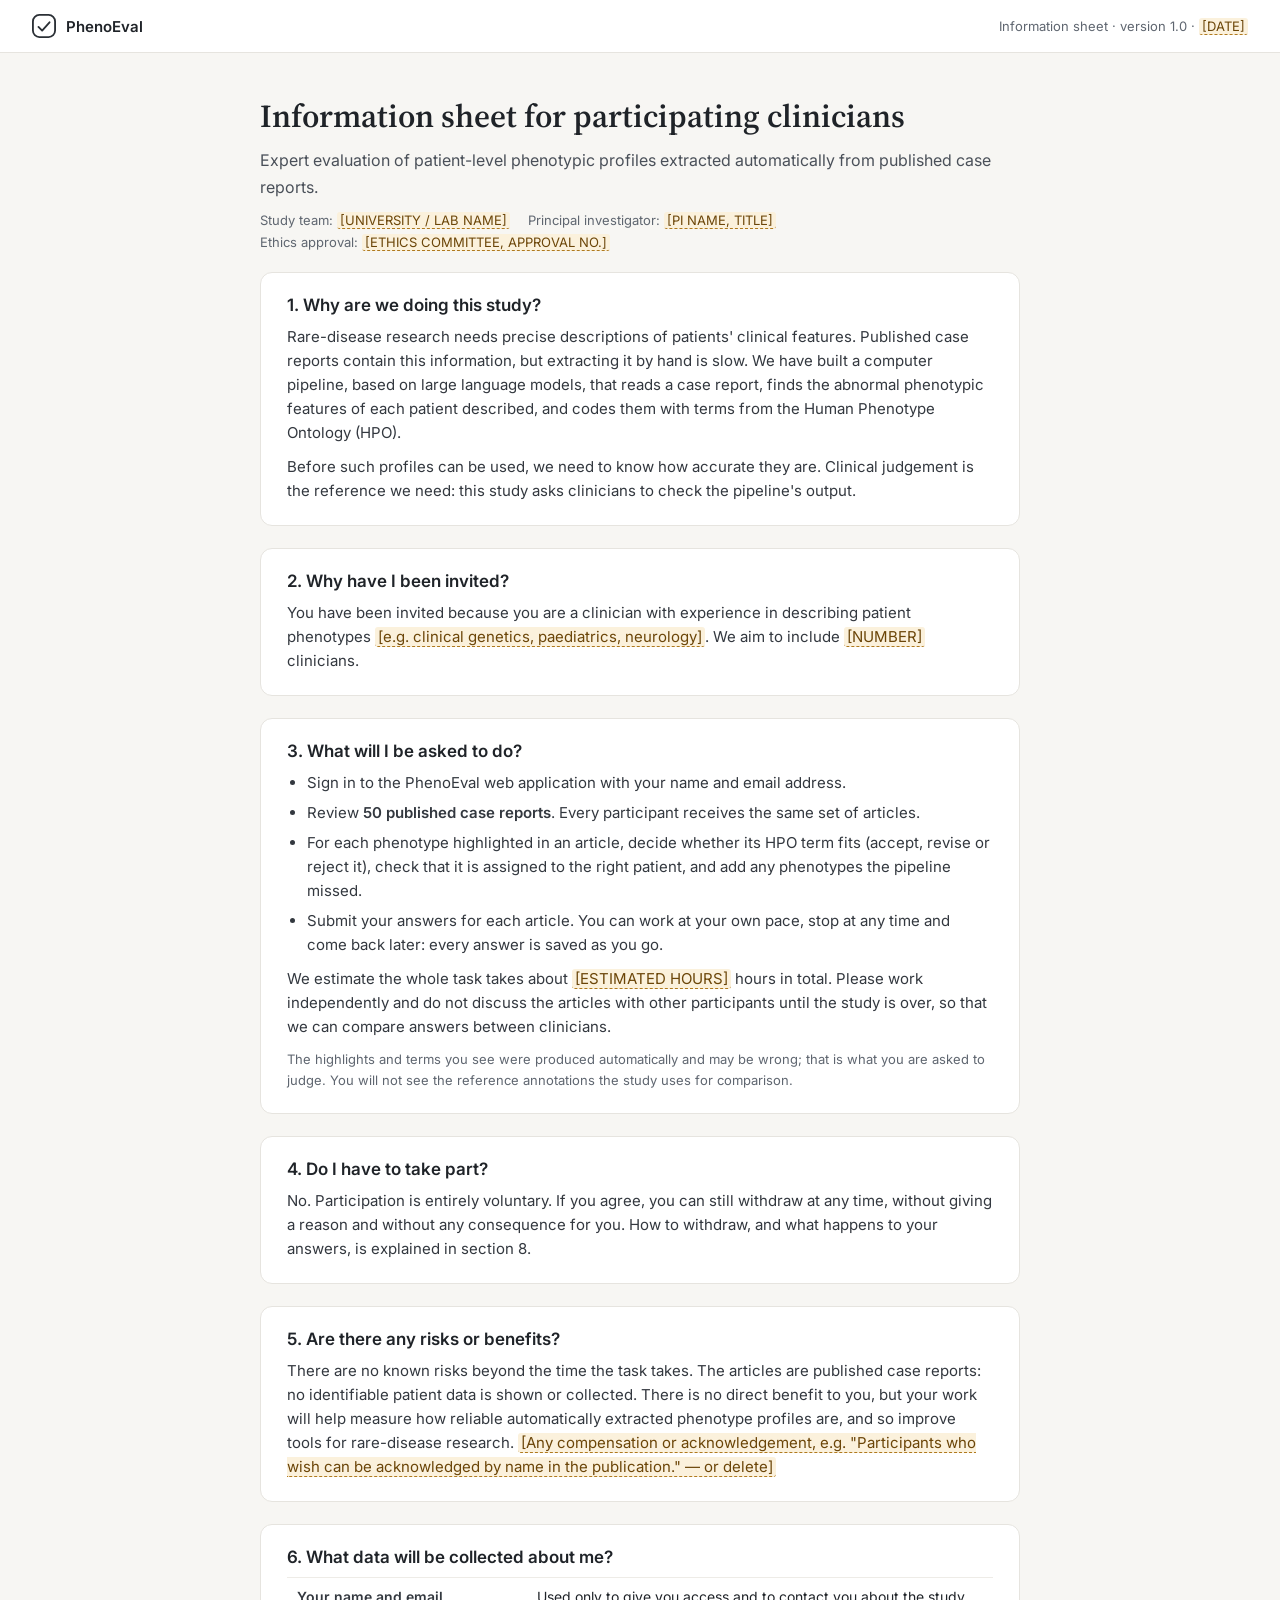
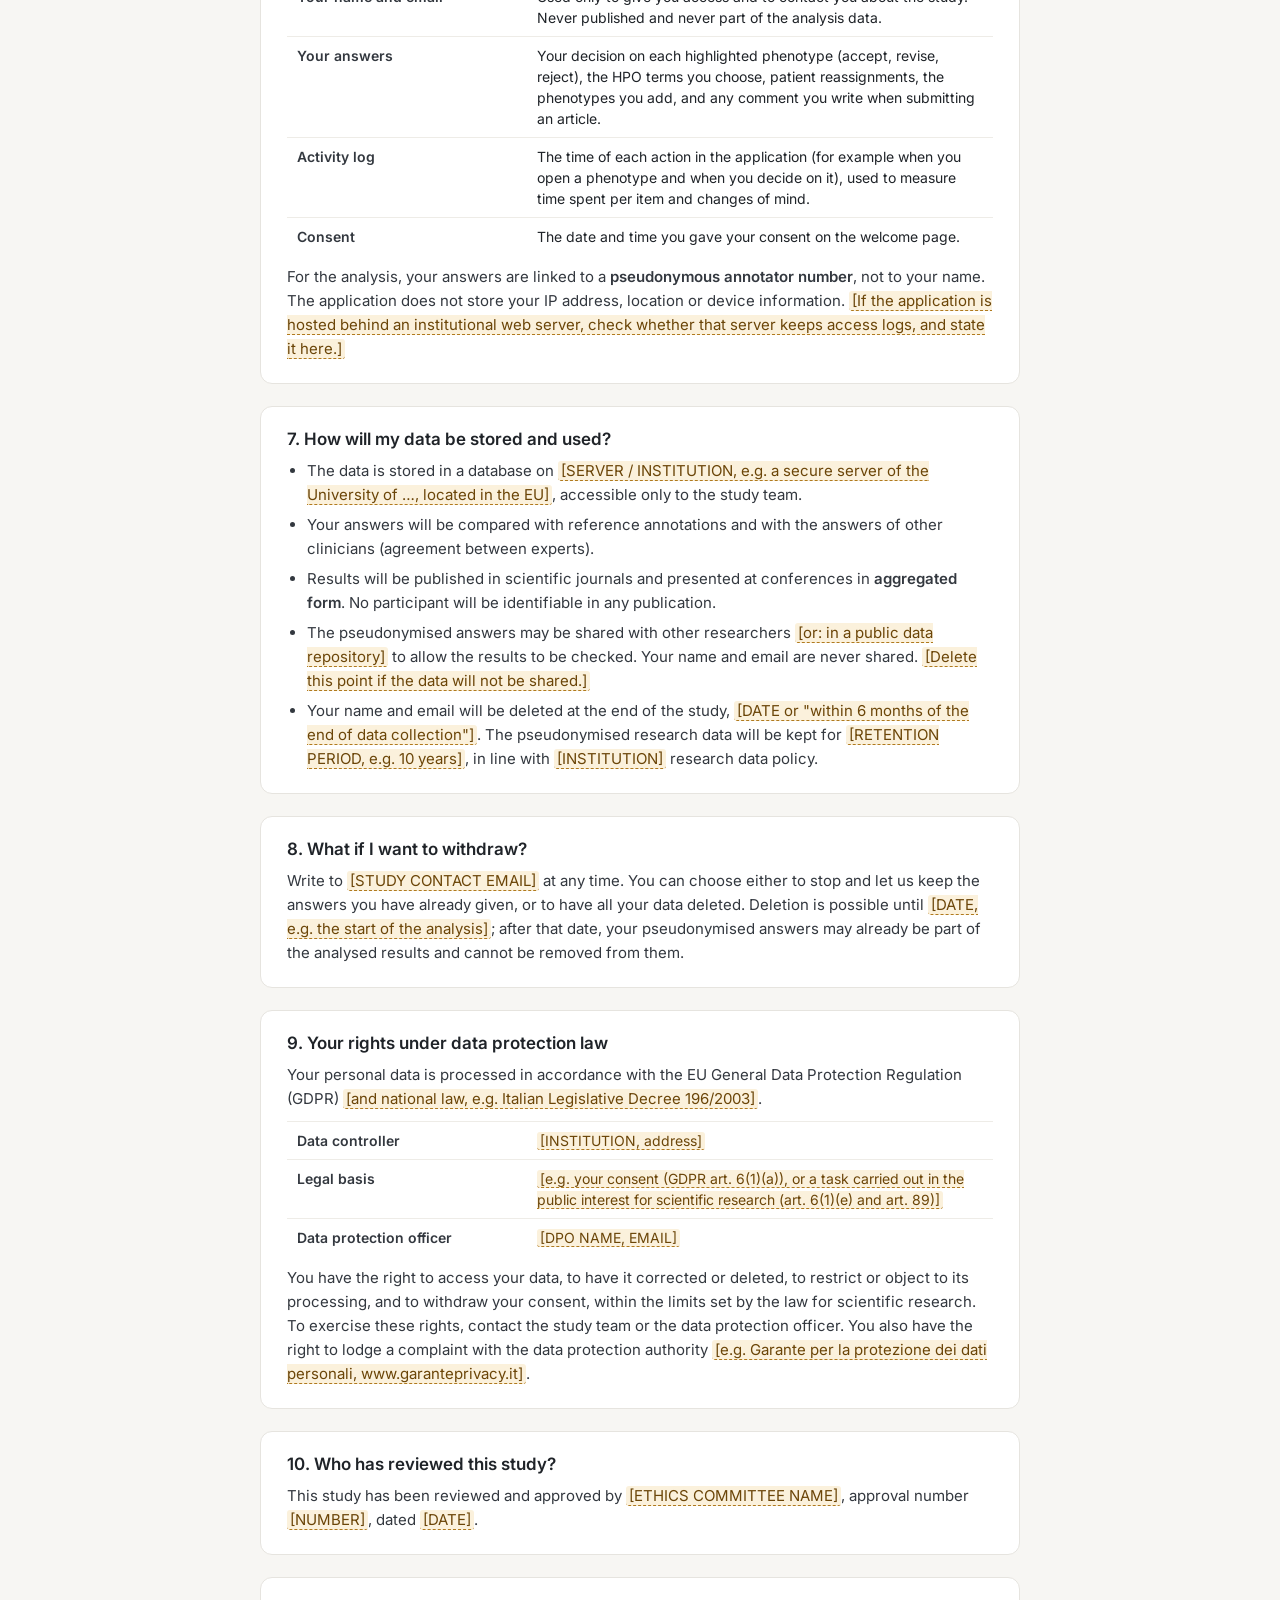
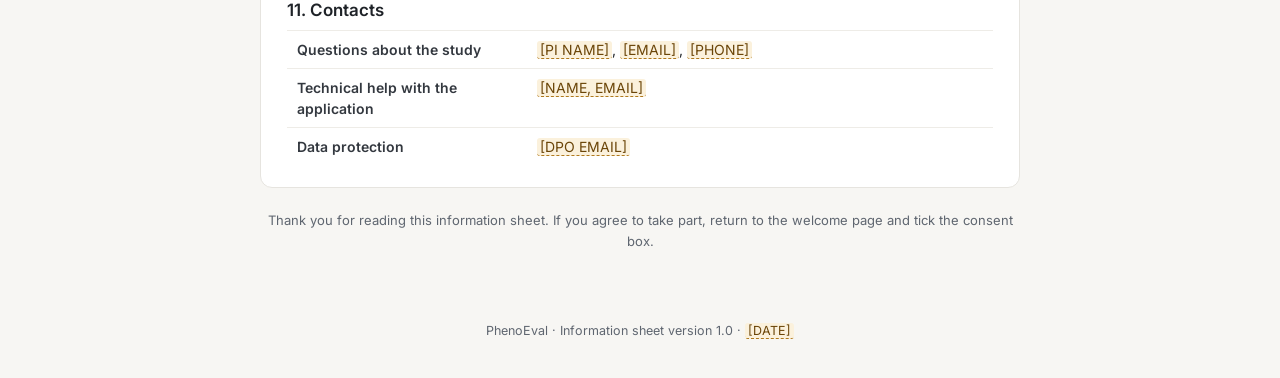
<file: information-sheet.html>
<!doctype html>
<html lang="en">
<head>
<meta charset="utf-8">
<meta name="viewport" content="width=device-width, initial-scale=1">
<title>Information sheet — PhenoEval</title>
<link rel="preconnect" href="https://fonts.googleapis.com">
<link href="https://fonts.googleapis.com/css2?family=Inter:wght@400;500;600&family=Source+Serif+4:opsz,wght@8..60,400;8..60,600&display=swap" rel="stylesheet">
<style>
  body{margin:0;background:#F7F6F3;font-family:Inter,system-ui,sans-serif;color:#1F2328}
  header{display:flex;align-items:center;justify-content:space-between;gap:16px;padding:14px 32px;background:#FFFFFF;border-bottom:1px solid #E6E4DF}
  .brand{display:flex;align-items:center;gap:10px;font-weight:600;font-size:15px}
  main{max-width:760px;margin:0 auto;padding:44px 20px 72px;display:flex;flex-direction:column;gap:22px}
  h1{margin:0;font-family:'Source Serif 4',Georgia,serif;font-weight:600;font-size:32px;line-height:1.2}
  .lead{margin:0;font-size:16px;line-height:1.65;color:#4A5059}
  .meta{display:flex;flex-wrap:wrap;gap:6px 18px;font-size:13px;color:#5F6670}
  section{background:#FFFFFF;border:1px solid #E6E4DF;border-radius:12px;padding:22px 26px;display:flex;flex-direction:column;gap:10px}
  h2{margin:0;font-size:17px;font-weight:600}
  p,li{font-size:15px;line-height:1.6;color:#33383F}
  p{margin:0}
  ul{margin:0;padding-left:20px;display:flex;flex-direction:column;gap:6px}
  b{font-weight:600}
  table{border-collapse:collapse;width:100%;font-size:14px;line-height:1.5}
  th,td{text-align:left;vertical-align:top;padding:8px 10px;border-top:1px solid #EEECE7}
  th{font-weight:600;color:#33383F;width:34%}
  .fill{background:#FBF1DC;border-bottom:1px dashed #B07A1E;padding:0 3px;border-radius:3px;color:#6B4508}
  .note{font-size:13px;color:#5F6670}
  footer{font-size:12.5px;color:#5F6670;text-align:center;padding-bottom:40px}
  @media print{body{background:#FFFFFF}header{display:none}section{border:0;padding:0}main{padding-top:0}.fill{background:none;border:0}}
</style>
</head>
<body>
<header>
  <div class="brand"><svg width="24" height="24" viewBox="0 0 26 26" aria-hidden="true"><rect x="1" y="1" width="24" height="24" rx="7" fill="none" stroke="#2B3036" stroke-width="2"/><path d="M7 14l4 4 8-9" fill="none" stroke="#2B3036" stroke-width="2" stroke-linecap="round" stroke-linejoin="round"/></svg>PhenoEval</div>
  <span class="note">Information sheet · version 1.0 · <span class="fill">[DATE]</span></span>
</header>

<main>
  <div style="display:flex;flex-direction:column;gap:12px">
    <h1>Information sheet for participating clinicians</h1>
    <p class="lead">Expert evaluation of patient-level phenotypic profiles extracted automatically from published case reports.</p>
    <div class="meta">
      <span>Study team: <span class="fill">[UNIVERSITY / LAB NAME]</span></span>
      <span>Principal investigator: <span class="fill">[PI NAME, TITLE]</span></span>
      <span>Ethics approval: <span class="fill">[ETHICS COMMITTEE, APPROVAL NO.]</span></span>
    </div>
  </div>

  <section>
    <h2>1. Why are we doing this study?</h2>
    <p>Rare-disease research needs precise descriptions of patients' clinical features. Published case reports contain this information, but extracting it by hand is slow. We have built a computer pipeline, based on large language models, that reads a case report, finds the abnormal phenotypic features of each patient described, and codes them with terms from the Human Phenotype Ontology (HPO).</p>
    <p>Before such profiles can be used, we need to know how accurate they are. Clinical judgement is the reference we need: this study asks clinicians to check the pipeline's output.</p>
  </section>

  <section>
    <h2>2. Why have I been invited?</h2>
    <p>You have been invited because you are a clinician with experience in describing patient phenotypes <span class="fill">[e.g. clinical genetics, paediatrics, neurology]</span>. We aim to include <span class="fill">[NUMBER]</span> clinicians.</p>
  </section>

  <section>
    <h2>3. What will I be asked to do?</h2>
    <ul>
      <li>Sign in to the PhenoEval web application with your name and email address.</li>
      <li>Review <b>50 published case reports</b>. Every participant receives the same set of articles.</li>
      <li>For each phenotype highlighted in an article, decide whether its HPO term fits (accept, revise or reject it), check that it is assigned to the right patient, and add any phenotypes the pipeline missed.</li>
      <li>Submit your answers for each article. You can work at your own pace, stop at any time and come back later: every answer is saved as you go.</li>
    </ul>
    <p>We estimate the whole task takes about <span class="fill">[ESTIMATED HOURS]</span> hours in total. Please work independently and do not discuss the articles with other participants until the study is over, so that we can compare answers between clinicians.</p>
    <p class="note">The highlights and terms you see were produced automatically and may be wrong; that is what you are asked to judge. You will not see the reference annotations the study uses for comparison.</p>
  </section>

  <section>
    <h2>4. Do I have to take part?</h2>
    <p>No. Participation is entirely voluntary. If you agree, you can still withdraw at any time, without giving a reason and without any consequence for you. How to withdraw, and what happens to your answers, is explained in section 8.</p>
  </section>

  <section>
    <h2>5. Are there any risks or benefits?</h2>
    <p>There are no known risks beyond the time the task takes. The articles are published case reports: no identifiable patient data is shown or collected. There is no direct benefit to you, but your work will help measure how reliable automatically extracted phenotype profiles are, and so improve tools for rare-disease research. <span class="fill">[Any compensation or acknowledgement, e.g. "Participants who wish can be acknowledged by name in the publication." — or delete]</span></p>
  </section>

  <section>
    <h2>6. What data will be collected about me?</h2>
    <table>
      <tr><th>Your name and email</th><td>Used only to give you access and to contact you about the study. Never published and never part of the analysis data.</td></tr>
      <tr><th>Your answers</th><td>Your decision on each highlighted phenotype (accept, revise, reject), the HPO terms you choose, patient reassignments, the phenotypes you add, and any comment you write when submitting an article.</td></tr>
      <tr><th>Activity log</th><td>The time of each action in the application (for example when you open a phenotype and when you decide on it), used to measure time spent per item and changes of mind.</td></tr>
      <tr><th>Consent</th><td>The date and time you gave your consent on the welcome page.</td></tr>
    </table>
    <p>For the analysis, your answers are linked to a <b>pseudonymous annotator number</b>, not to your name. The application does not store your IP address, location or device information. <span class="fill">[If the application is hosted behind an institutional web server, check whether that server keeps access logs, and state it here.]</span></p>
  </section>

  <section>
    <h2>7. How will my data be stored and used?</h2>
    <ul>
      <li>The data is stored in a database on <span class="fill">[SERVER / INSTITUTION, e.g. a secure server of the University of …, located in the EU]</span>, accessible only to the study team.</li>
      <li>Your answers will be compared with reference annotations and with the answers of other clinicians (agreement between experts).</li>
      <li>Results will be published in scientific journals and presented at conferences in <b>aggregated form</b>. No participant will be identifiable in any publication.</li>
      <li>The pseudonymised answers may be shared with other researchers <span class="fill">[or: in a public data repository]</span> to allow the results to be checked. Your name and email are never shared. <span class="fill">[Delete this point if the data will not be shared.]</span></li>
      <li>Your name and email will be deleted at the end of the study, <span class="fill">[DATE or "within 6 months of the end of data collection"]</span>. The pseudonymised research data will be kept for <span class="fill">[RETENTION PERIOD, e.g. 10 years]</span>, in line with <span class="fill">[INSTITUTION]</span> research data policy.</li>
    </ul>
  </section>

  <section>
    <h2>8. What if I want to withdraw?</h2>
    <p>Write to <span class="fill">[STUDY CONTACT EMAIL]</span> at any time. You can choose either to stop and let us keep the answers you have already given, or to have all your data deleted. Deletion is possible until <span class="fill">[DATE, e.g. the start of the analysis]</span>; after that date, your pseudonymised answers may already be part of the analysed results and cannot be removed from them.</p>
  </section>

  <section>
    <h2>9. Your rights under data protection law</h2>
    <p>Your personal data is processed in accordance with the EU General Data Protection Regulation (GDPR) <span class="fill">[and national law, e.g. Italian Legislative Decree 196/2003]</span>.</p>
    <table>
      <tr><th>Data controller</th><td><span class="fill">[INSTITUTION, address]</span></td></tr>
      <tr><th>Legal basis</th><td><span class="fill">[e.g. your consent (GDPR art. 6(1)(a)), or a task carried out in the public interest for scientific research (art. 6(1)(e) and art. 89)]</span></td></tr>
      <tr><th>Data protection officer</th><td><span class="fill">[DPO NAME, EMAIL]</span></td></tr>
    </table>
    <p>You have the right to access your data, to have it corrected or deleted, to restrict or object to its processing, and to withdraw your consent, within the limits set by the law for scientific research. To exercise these rights, contact the study team or the data protection officer. You also have the right to lodge a complaint with the data protection authority <span class="fill">[e.g. Garante per la protezione dei dati personali, www.garanteprivacy.it]</span>.</p>
  </section>

  <section>
    <h2>10. Who has reviewed this study?</h2>
    <p>This study has been reviewed and approved by <span class="fill">[ETHICS COMMITTEE NAME]</span>, approval number <span class="fill">[NUMBER]</span>, dated <span class="fill">[DATE]</span>.</p>
  </section>

  <section>
    <h2>11. Contacts</h2>
    <table>
      <tr><th>Questions about the study</th><td><span class="fill">[PI NAME]</span>, <span class="fill">[EMAIL]</span>, <span class="fill">[PHONE]</span></td></tr>
      <tr><th>Technical help with the application</th><td><span class="fill">[NAME, EMAIL]</span></td></tr>
      <tr><th>Data protection</th><td><span class="fill">[DPO EMAIL]</span></td></tr>
    </table>
  </section>

  <p class="note" style="text-align:center">Thank you for reading this information sheet. If you agree to take part, return to the welcome page and tick the consent box.</p>
</main>
<footer>PhenoEval · Information sheet version 1.0 · <span class="fill">[DATE]</span></footer>
</body>
</html>
</file>
